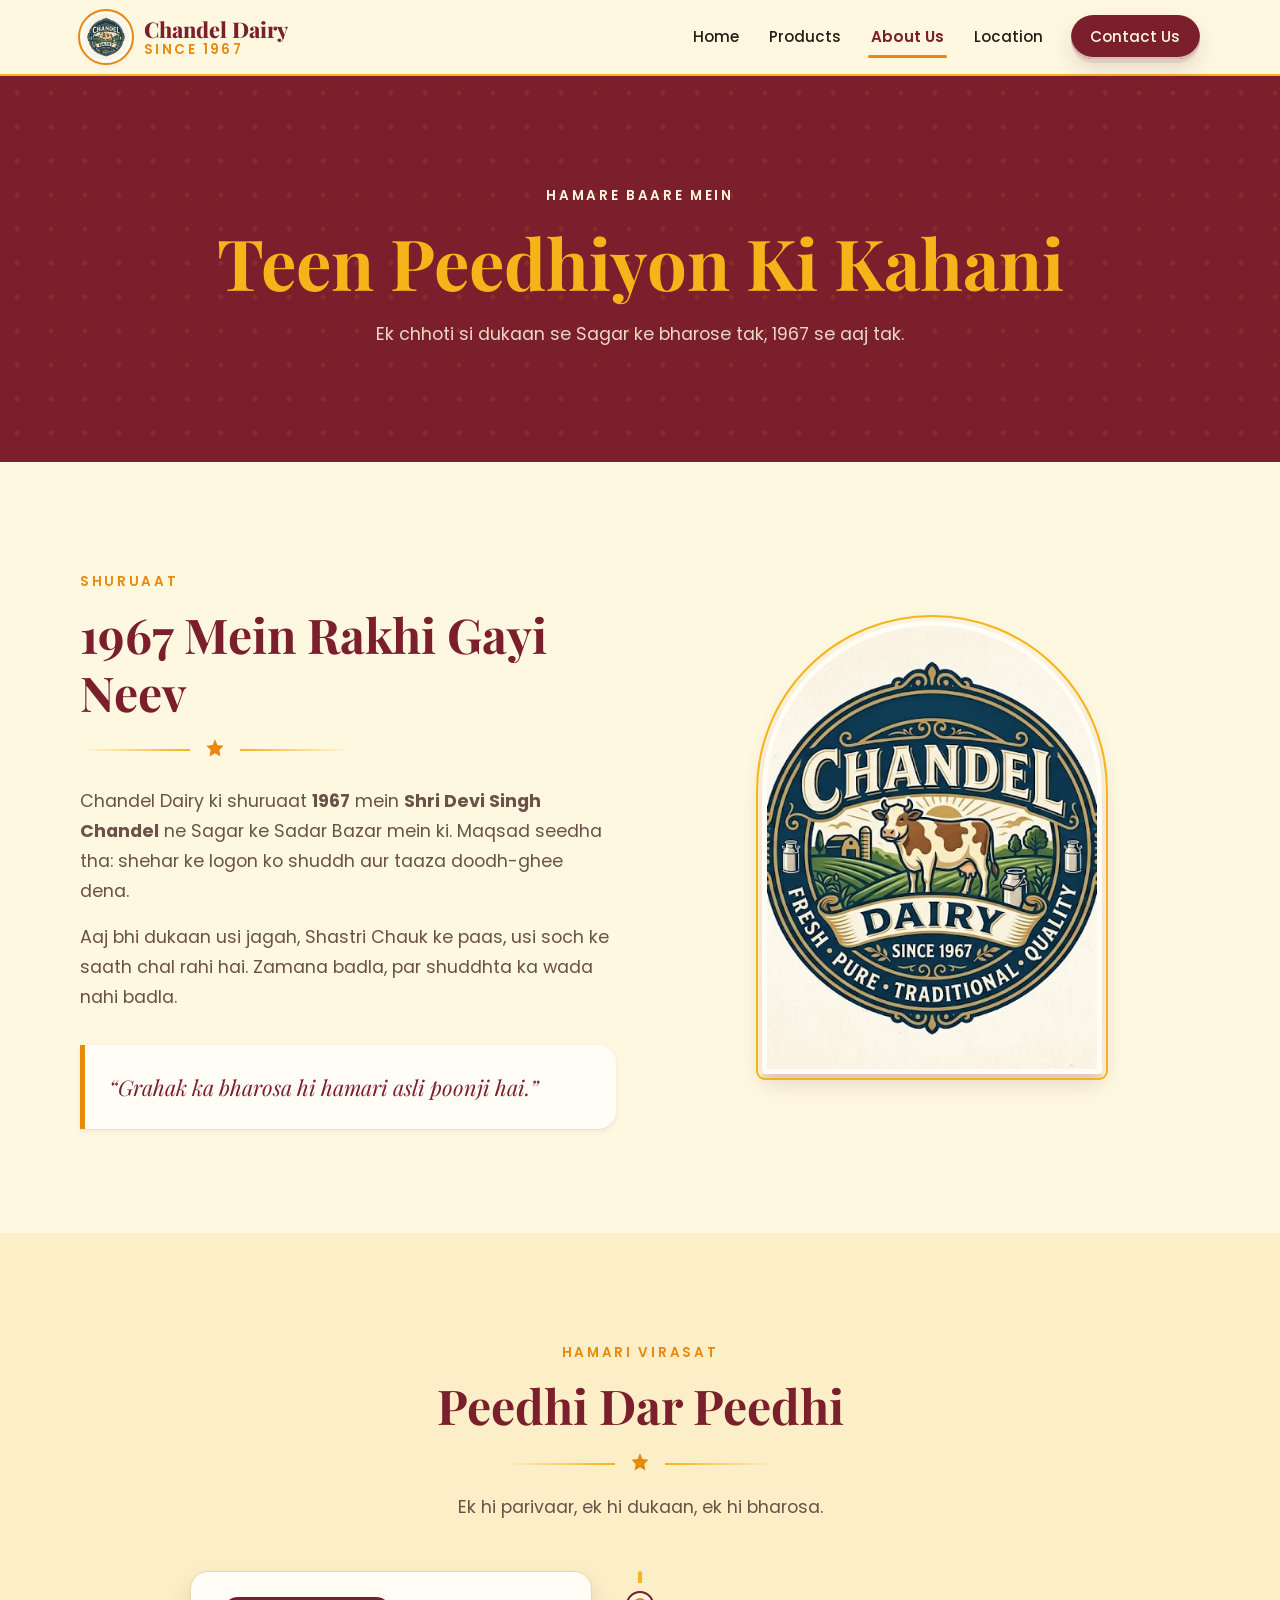
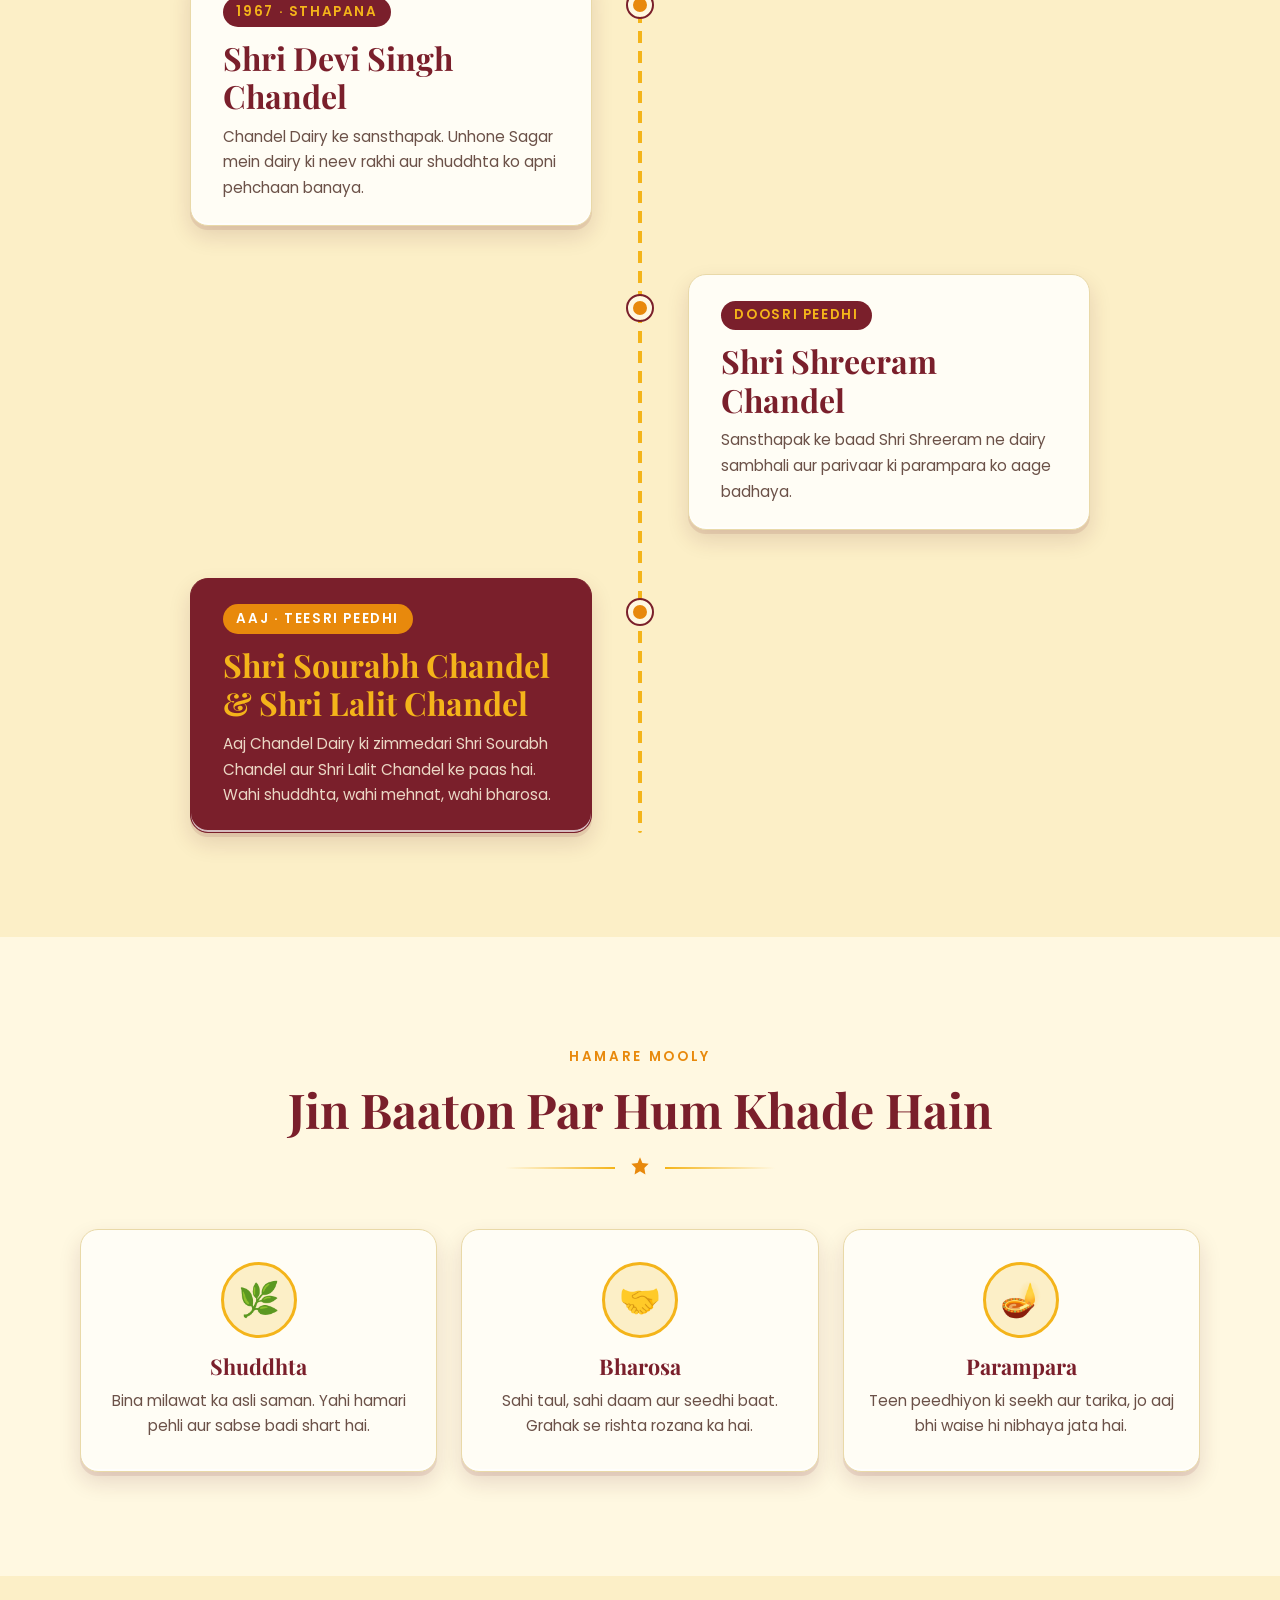
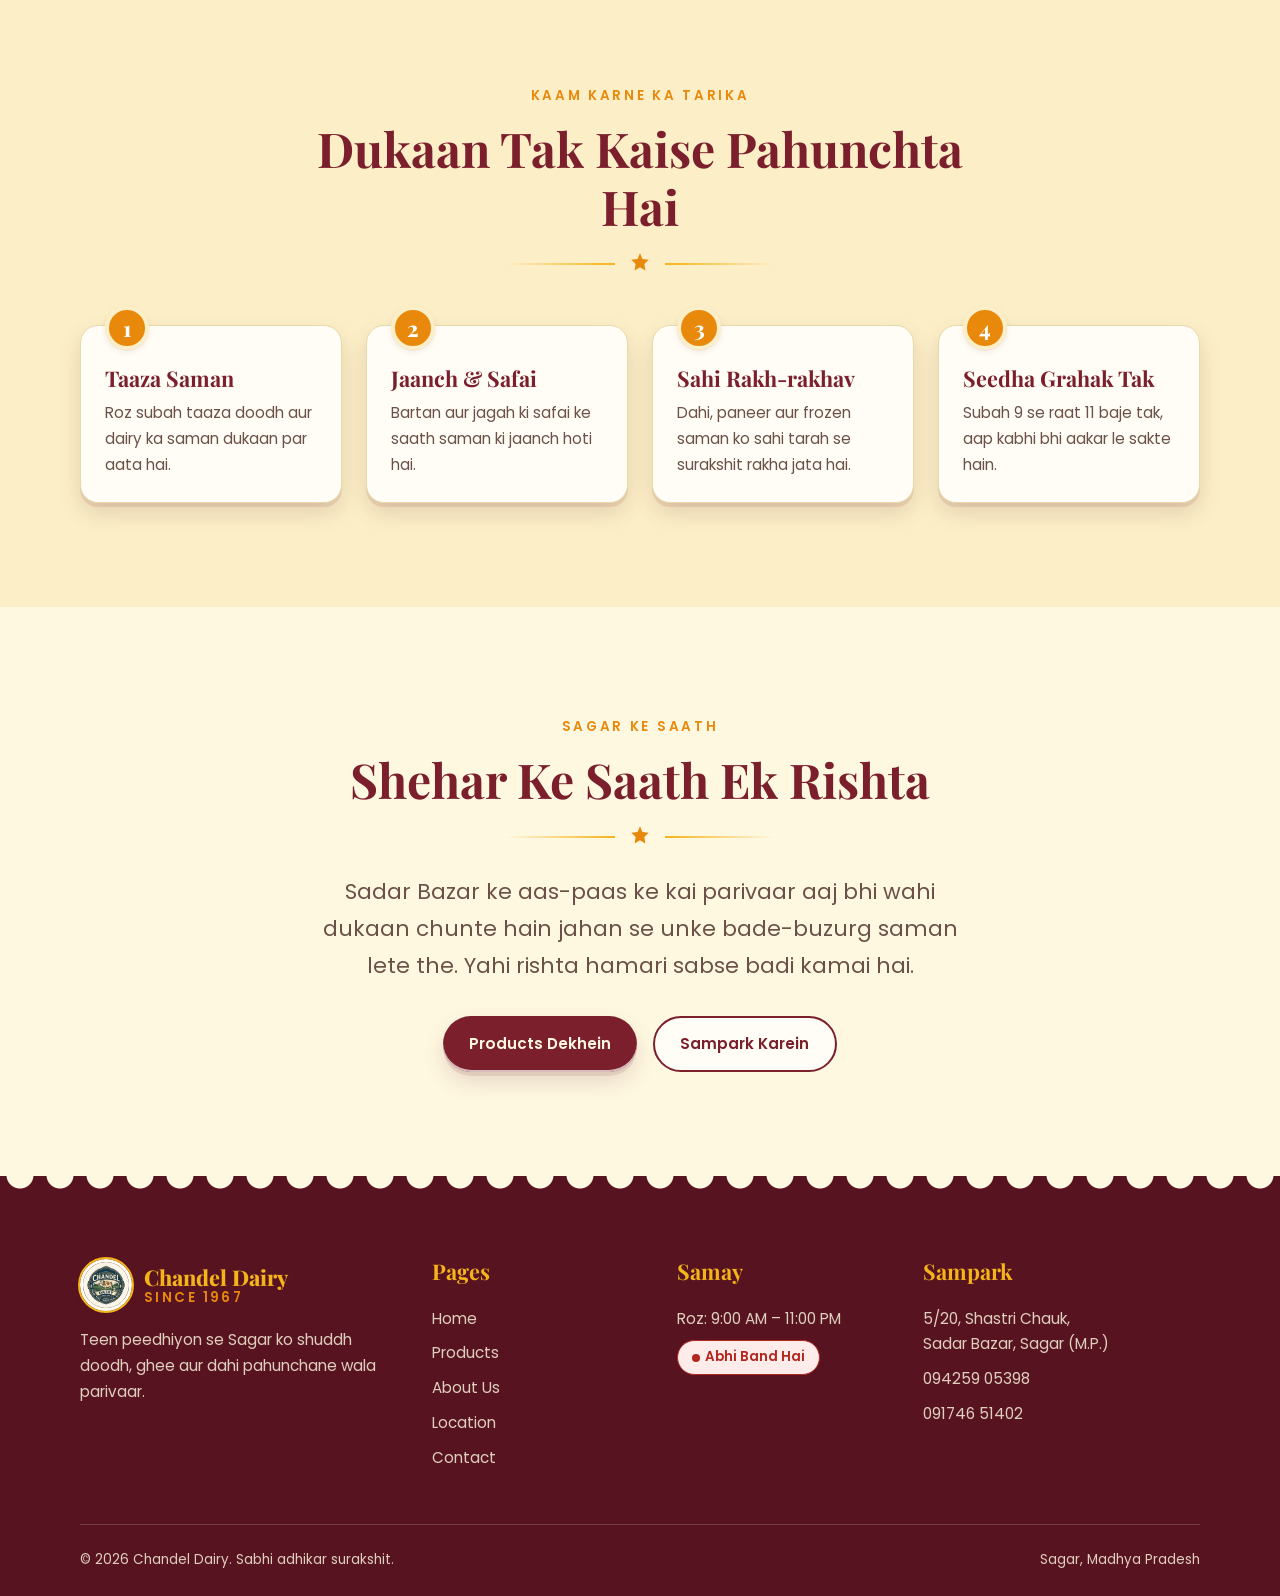
<file: about.html>
<!DOCTYPE html>
<html lang="en">
<head>
  <meta charset="UTF-8">
  <meta name="viewport" content="width=device-width, initial-scale=1.0">
  <title>About Us | Chandel Dairy – Teen Peedhiyon Ki Kahani</title>
  <meta name="description" content="1967 mein Shri Devi Singh Chandel dwara sthapit Chandel Dairy ki kahani. Teen peedhiyon se Sagar ko shuddh doodh, ghee aur dahi.">
  <meta name="theme-color" content="#7A1F2B">
  <link rel="icon" href="images/logo.jpeg">

  <link rel="preconnect" href="https://fonts.googleapis.com">
  <link rel="preconnect" href="https://fonts.gstatic.com" crossorigin>
  <link href="https://fonts.googleapis.com/css2?family=Playfair+Display:wght@600;700;800&family=Poppins:wght@400;500;600&family=Tiro+Devanagari+Hindi&display=swap" rel="stylesheet">

  <link rel="stylesheet" href="css/root.css">
  <link rel="stylesheet" href="css/base.css">
  <link rel="stylesheet" href="css/layout.css">
  <link rel="stylesheet" href="css/about.css">
</head>
<body>
  <a href="#main" class="skip-link">Skip to content</a>

  <header class="navbar">
    <div class="container">
      <a href="index.html" class="brand" aria-label="Chandel Dairy home">
        <img src="images/logo.jpeg" alt="Chandel Dairy logo" class="brand__logo">
        <div class="brand__text"><div class="brand__name">Chandel Dairy</div><div class="brand__since">Since 1967</div></div>
      </a>
      <nav class="nav-links" aria-label="Main">
        <a href="index.html">Home</a>
        <a href="products.html">Products</a>
        <a href="about.html">About Us</a>
        <a href="location.html">Location</a>
        <a href="contact.html" class="btn btn--primary">Contact Us</a>
      </nav>
      <button class="menu-btn" aria-label="Menu kholo" aria-expanded="false"><span></span></button>
    </div>
  </header>
  <nav class="mobile-menu" aria-label="Mobile">
    <a href="index.html">Home</a>
    <a href="products.html">Products</a>
    <a href="about.html">About Us</a>
    <a href="location.html">Location</a>
    <a href="contact.html" class="btn btn--primary">Contact Us</a>
  </nav>

  <main id="main">

    <section class="page-banner">
      <div class="container">
        <span class="eyebrow">Hamare Baare Mein</span>
        <h1>Teen Peedhiyon Ki Kahani</h1>
        <p>Ek chhoti si dukaan se Sagar ke bharose tak, 1967 se aaj tak.</p>
      </div>
    </section>

    <!-- ===== STORY ===== -->
    <section class="section">
      <div class="container split story">
        <div class="reveal">
          <span class="eyebrow">Shuruaat</span>
          <h2>1967 Mein Rakhi Gayi Neev</h2>
          <div class="divider" style="justify-content:flex-start"><svg viewBox="0 0 24 24" fill="currentColor"><path d="M12 2l2.2 5.3L20 8l-4 4 1 6-5-3-5 3 1-6-4-4 5.8-.7z"/></svg></div>
          <p style="margin-top:var(--space-5)">Chandel Dairy ki shuruaat <strong>1967</strong> mein <strong>Shri Devi Singh Chandel</strong> ne Sagar ke Sadar Bazar mein ki. Maqsad seedha tha: shehar ke logon ko shuddh aur taaza doodh-ghee dena.</p>
          <p>Aaj bhi dukaan usi jagah, Shastri Chauk ke paas, usi soch ke saath chal rahi hai. Zamana badla, par shuddhta ka wada nahi badla.</p>
          <blockquote class="story__quote">“Grahak ka bharosa hi hamari asli poonji hai.”</blockquote>
        </div>
        <div class="story__art reveal">
          <div class="story__arch arch img-frame" data-label="Chandel Dairy">
            <img src="images/logo.jpeg" alt="Chandel Dairy">
          </div>
        </div>
      </div>
    </section>

    <!-- ===== TIMELINE ===== -->
    <section class="section section--deep">
      <div class="container">
        <div class="section-head reveal">
          <span class="eyebrow">Hamari Virasat</span>
          <h2>Peedhi Dar Peedhi</h2>
          <div class="divider"><svg viewBox="0 0 24 24" fill="currentColor"><path d="M12 2l2.2 5.3L20 8l-4 4 1 6-5-3-5 3 1-6-4-4 5.8-.7z"/></svg></div>
          <p>Ek hi parivaar, ek hi dukaan, ek hi bharosa.</p>
        </div>
        <div class="timeline">
          <div class="tl-item reveal">
            <div class="tl-card paper">
              <span class="tl-card__tag">1967 · Sthapana</span>
              <h3>Shri Devi Singh Chandel</h3>
              <p>Chandel Dairy ke sansthapak. Unhone Sagar mein dairy ki neev rakhi aur shuddhta ko apni pehchaan banaya.</p>
            </div>
          </div>
          <div class="tl-item reveal">
            <div class="tl-card paper">
              <span class="tl-card__tag">Doosri Peedhi</span>
              <h3>Shri Shreeram Chandel</h3>
              <p>Sansthapak ke baad Shri Shreeram ne dairy sambhali aur parivaar ki parampara ko aage badhaya.</p>
            </div>
          </div>
          <div class="tl-item tl-item--now reveal">
            <div class="tl-card paper">
              <span class="tl-card__tag">Aaj · Teesri Peedhi</span>
              <h3>Shri Sourabh Chandel &amp; Shri Lalit Chandel</h3>
              <p>Aaj Chandel Dairy ki zimmedari Shri Sourabh Chandel aur Shri Lalit Chandel ke paas hai. Wahi shuddhta, wahi mehnat, wahi bharosa.</p>
            </div>
          </div>
        </div>
      </div>
    </section>

    <!-- ===== VALUES ===== -->
    <section class="section">
      <div class="container">
        <div class="section-head reveal">
          <span class="eyebrow">Hamare Mooly</span>
          <h2>Jin Baaton Par Hum Khade Hain</h2>
          <div class="divider"><svg viewBox="0 0 24 24" fill="currentColor"><path d="M12 2l2.2 5.3L20 8l-4 4 1 6-5-3-5 3 1-6-4-4 5.8-.7z"/></svg></div>
        </div>
        <div class="grid grid--3">
          <div class="value paper reveal"><div class="value__ico">🌿</div><h4>Shuddhta</h4><p>Bina milawat ka asli saman. Yahi hamari pehli aur sabse badi shart hai.</p></div>
          <div class="value paper reveal"><div class="value__ico">🤝</div><h4>Bharosa</h4><p>Sahi taul, sahi daam aur seedhi baat. Grahak se rishta rozana ka hai.</p></div>
          <div class="value paper reveal"><div class="value__ico">🪔</div><h4>Parampara</h4><p>Teen peedhiyon ki seekh aur tarika, jo aaj bhi waise hi nibhaya jata hai.</p></div>
        </div>
      </div>
    </section>

    <!-- ===== PROCESS ===== -->
    <section class="section section--deep">
      <div class="container">
        <div class="section-head reveal">
          <span class="eyebrow">Kaam Karne Ka Tarika</span>
          <h2>Dukaan Tak Kaise Pahunchta Hai</h2>
          <div class="divider"><svg viewBox="0 0 24 24" fill="currentColor"><path d="M12 2l2.2 5.3L20 8l-4 4 1 6-5-3-5 3 1-6-4-4 5.8-.7z"/></svg></div>
        </div>
        <div class="steps">
          <div class="step paper reveal"><h4>Taaza Saman</h4><p>Roz subah taaza doodh aur dairy ka saman dukaan par aata hai.</p></div>
          <div class="step paper reveal"><h4>Jaanch &amp; Safai</h4><p>Bartan aur jagah ki safai ke saath saman ki jaanch hoti hai.</p></div>
          <div class="step paper reveal"><h4>Sahi Rakh-rakhav</h4><p>Dahi, paneer aur frozen saman ko sahi tarah se surakshit rakha jata hai.</p></div>
          <div class="step paper reveal"><h4>Seedha Grahak Tak</h4><p>Subah 9 se raat 11 baje tak, aap kabhi bhi aakar le sakte hain.</p></div>
        </div>
      </div>
    </section>

    <!-- ===== COMMUNITY ===== -->
    <section class="section">
      <div class="container community reveal">
        <span class="eyebrow">Sagar Ke Saath</span>
        <h2>Shehar Ke Saath Ek Rishta</h2>
        <div class="divider"><svg viewBox="0 0 24 24" fill="currentColor"><path d="M12 2l2.2 5.3L20 8l-4 4 1 6-5-3-5 3 1-6-4-4 5.8-.7z"/></svg></div>
        <p style="margin-top:var(--space-5)">Sadar Bazar ke aas-paas ke kai parivaar aaj bhi wahi dukaan chunte hain jahan se unke bade-buzurg saman lete the. Yahi rishta hamari sabse badi kamai hai.</p>
        <div class="btn-row" style="justify-content:center;margin-top:var(--space-6)">
          <a href="products.html" class="btn btn--primary">Products Dekhein</a>
          <a href="contact.html" class="btn btn--ghost">Sampark Karein</a>
        </div>
      </div>
    </section>

  </main>

  <footer class="footer">
    <div class="container">
      <div class="footer__grid">
        <div>
          <div class="brand">
            <img src="images/logo.jpeg" alt="Chandel Dairy logo" class="brand__logo">
            <div class="brand__text"><div class="brand__name">Chandel Dairy</div><div class="brand__since">Since 1967</div></div>
          </div>
          <p style="margin-top:var(--space-4)">Teen peedhiyon se Sagar ko shuddh doodh, ghee aur dahi pahunchane wala parivaar.</p>
        </div>
        <div>
          <h4>Pages</h4>
          <ul>
            <li><a href="index.html">Home</a></li>
            <li><a href="products.html">Products</a></li>
            <li><a href="about.html">About Us</a></li>
            <li><a href="location.html">Location</a></li>
            <li><a href="contact.html">Contact</a></li>
          </ul>
        </div>
        <div>
          <h4>Samay</h4>
          <ul>
            <li>Roz: 9:00 AM – 11:00 PM</li>
            <li><span class="badge" data-open-status></span></li>
          </ul>
        </div>
        <div>
          <h4>Sampark</h4>
          <ul>
            <li>5/20, Shastri Chauk,<br>Sadar Bazar, Sagar (M.P.)</li>
            <li><a href="tel:09425905398">094259 05398</a></li>
            <li><a href="tel:09174651402">091746 51402</a></li>
          </ul>
        </div>
      </div>
      <div class="footer__bottom">
        <p>&copy; <span data-year-now>2026</span> Chandel Dairy. Sabhi adhikar surakshit.</p>
        <p>Sagar, Madhya Pradesh</p>
      </div>
    </div>
  </footer>

  <script src="js/main.js"></script>
</body>
</html>
</file>
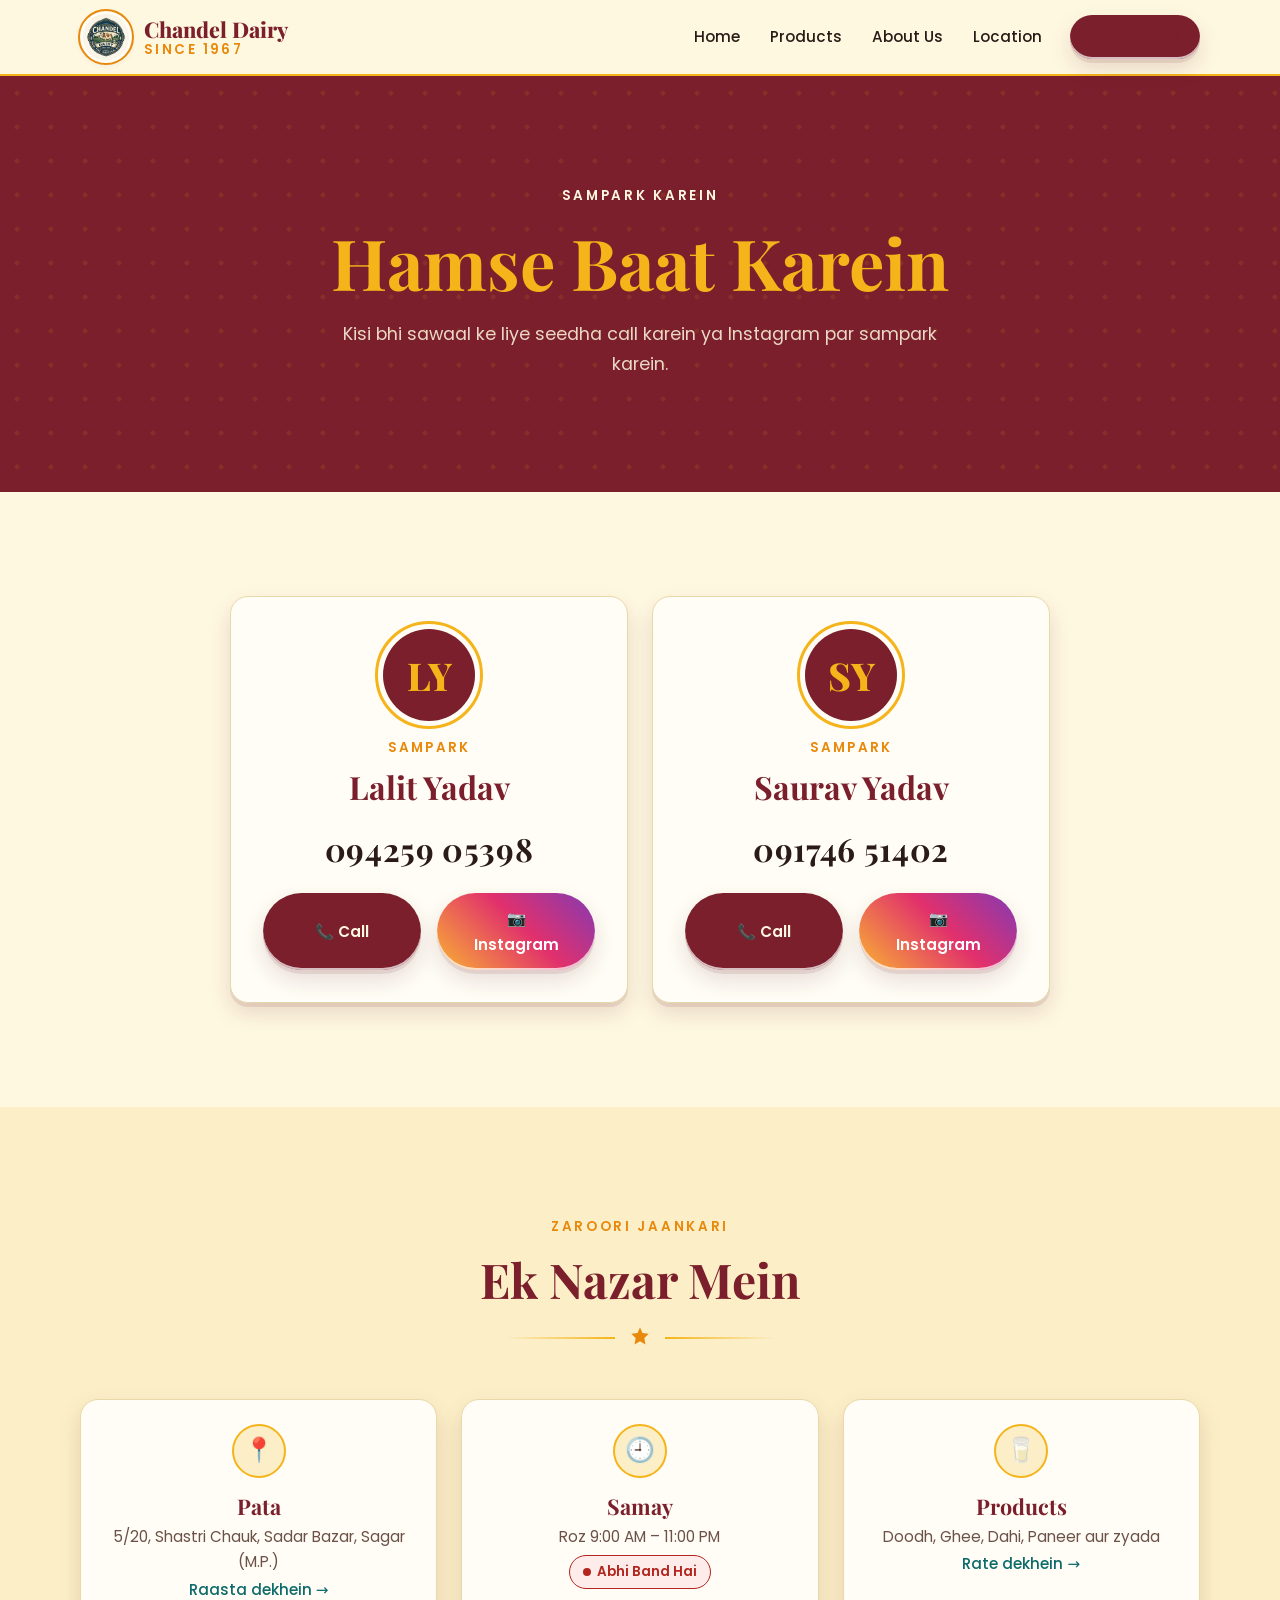
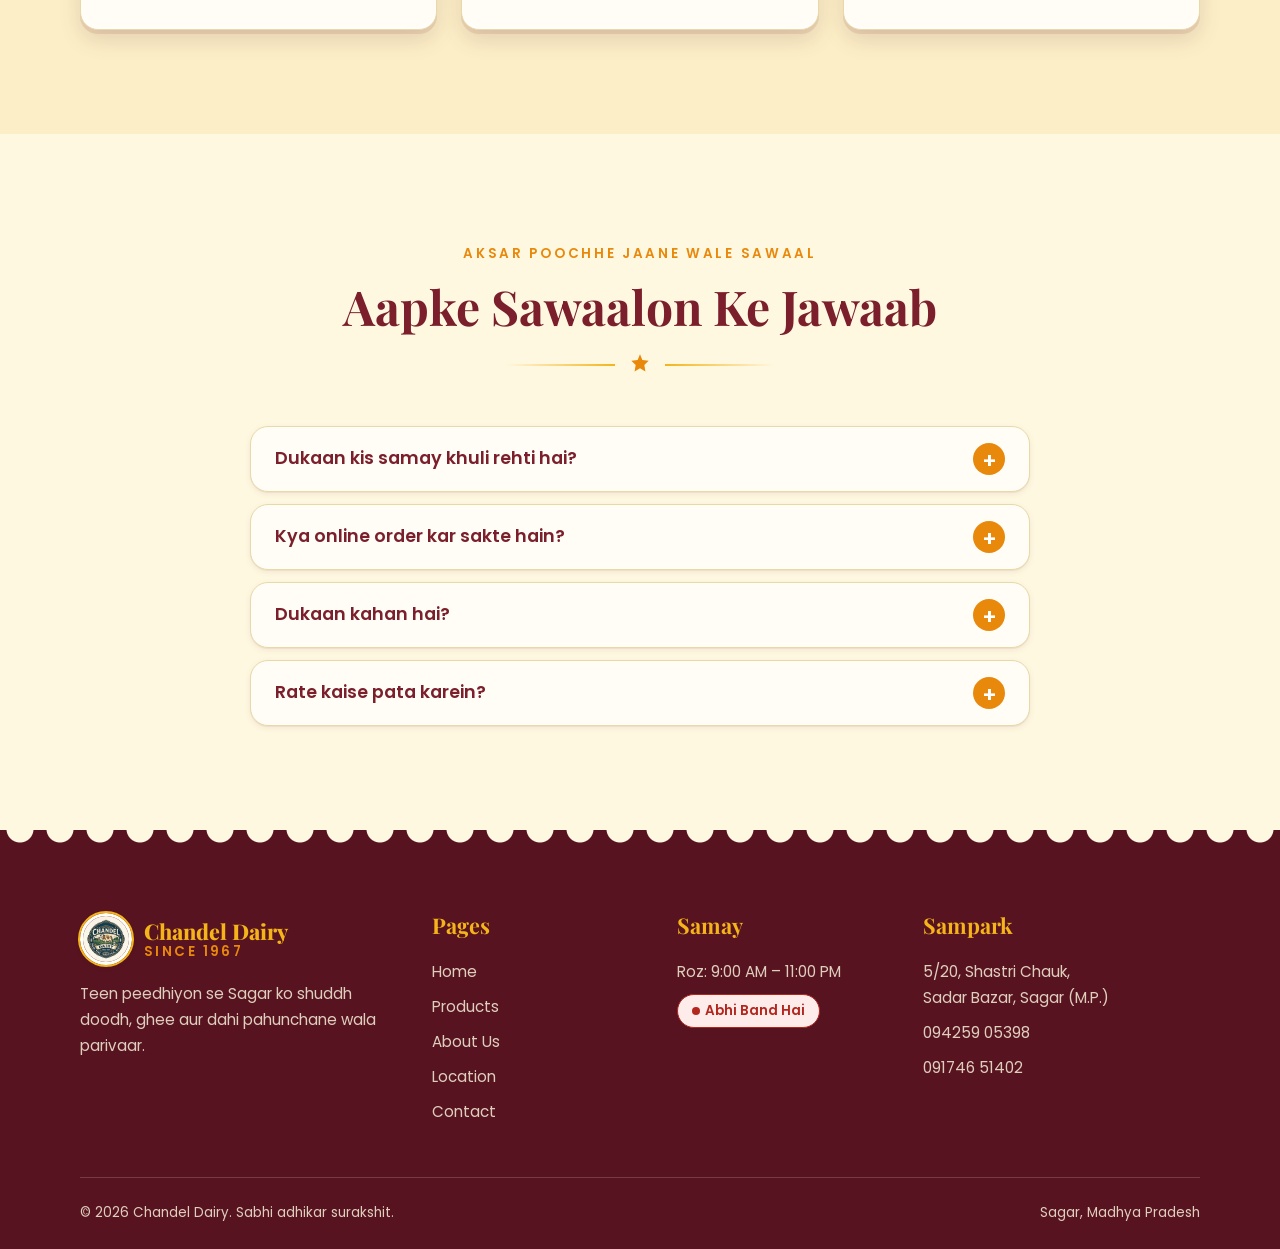
<file: contact.html>
<!DOCTYPE html>
<html lang="en">
<head>
  <meta charset="UTF-8">
  <meta name="viewport" content="width=device-width, initial-scale=1.0">
  <title>Contact Us | Chandel Dairy, Sagar</title>
  <meta name="description" content="Chandel Dairy se sampark karein — call ya Instagram par. Sadar Bazar, Sagar (M.P.). Roz 9 AM se 11 PM tak.">
  <meta name="theme-color" content="#7A1F2B">
  <link rel="icon" href="images/logo.jpeg">

  <link rel="preconnect" href="https://fonts.googleapis.com">
  <link rel="preconnect" href="https://fonts.gstatic.com" crossorigin>
  <link href="https://fonts.googleapis.com/css2?family=Playfair+Display:wght@600;700;800&family=Poppins:wght@400;500;600&family=Tiro+Devanagari+Hindi&display=swap" rel="stylesheet">

  <link rel="stylesheet" href="css/root.css">
  <link rel="stylesheet" href="css/base.css">
  <link rel="stylesheet" href="css/layout.css">
  <link rel="stylesheet" href="css/contact.css">
</head>
<body>
  <a href="#main" class="skip-link">Skip to content</a>

  <header class="navbar">
    <div class="container">
      <a href="index.html" class="brand" aria-label="Chandel Dairy home">
        <img src="images/logo.jpeg" alt="Chandel Dairy logo" class="brand__logo">
        <div class="brand__text"><div class="brand__name">Chandel Dairy</div><div class="brand__since">Since 1967</div></div>
      </a>
      <nav class="nav-links" aria-label="Main">
        <a href="index.html">Home</a>
        <a href="products.html">Products</a>
        <a href="about.html">About Us</a>
        <a href="location.html">Location</a>
        <a href="contact.html" class="btn btn--primary">Contact Us</a>
      </nav>
      <button class="menu-btn" aria-label="Menu kholo" aria-expanded="false"><span></span></button>
    </div>
  </header>
  <nav class="mobile-menu" aria-label="Mobile">
    <a href="index.html">Home</a>
    <a href="products.html">Products</a>
    <a href="about.html">About Us</a>
    <a href="location.html">Location</a>
    <a href="contact.html" class="btn btn--primary">Contact Us</a>
  </nav>

  <main id="main">

    <section class="page-banner">
      <div class="container">
        <span class="eyebrow">Sampark Karein</span>
        <h1>Hamse Baat Karein</h1>
        <p>Kisi bhi sawaal ke liye seedha call karein ya Instagram par sampark karein.</p>
      </div>
    </section>

    <!-- ===== CONTACT PERSONS ===== -->
    <section class="section">
      <div class="container">
        <div class="grid grid--2" style="max-width:820px;margin-inline:auto">
          <div class="person paper reveal">
            <div class="person__avatar">LY</div>
            <span class="person__role">Sampark</span>
            <h3>Lalit Yadav</h3>
            <div class="person__phone">094259 05398</div>
            <div class="btn-row">
              <a href="tel:09425905398" class="btn btn--primary">📞 Call</a>
              <a href="https://instagram.com" target="_blank" rel="noopener" class="btn btn--insta">📷 Instagram</a>
            </div>
          </div>
          <div class="person paper reveal">
            <div class="person__avatar">SY</div>
            <span class="person__role">Sampark</span>
            <h3>Saurav Yadav</h3>
            <div class="person__phone">091746 51402</div>
            <div class="btn-row">
              <a href="tel:09174651402" class="btn btn--primary">📞 Call</a>
              <a href="https://instagram.com" target="_blank" rel="noopener" class="btn btn--insta">📷 Instagram</a>
            </div>
          </div>
        </div>
      </div>
    </section>

    <!-- ===== QUICK INFO ===== -->
    <section class="section section--deep">
      <div class="container">
        <div class="section-head reveal">
          <span class="eyebrow">Zaroori Jaankari</span>
          <h2>Ek Nazar Mein</h2>
          <div class="divider"><svg viewBox="0 0 24 24" fill="currentColor"><path d="M12 2l2.2 5.3L20 8l-4 4 1 6-5-3-5 3 1-6-4-4 5.8-.7z"/></svg></div>
        </div>
        <div class="info-grid">
          <div class="info paper reveal"><div class="info__ico">📍</div><div><h4>Pata</h4><p>5/20, Shastri Chauk, Sadar Bazar, Sagar (M.P.)</p><a href="location.html">Raasta dekhein →</a></div></div>
          <div class="info paper reveal"><div class="info__ico">🕘</div><div><h4>Samay</h4><p>Roz 9:00 AM – 11:00 PM</p><span class="badge" data-open-status style="margin-top:.4em;display:inline-flex"></span></div></div>
          <div class="info paper reveal"><div class="info__ico">🥛</div><div><h4>Products</h4><p>Doodh, Ghee, Dahi, Paneer aur zyada</p><a href="products.html">Rate dekhein →</a></div></div>
        </div>
      </div>
    </section>

    <!-- ===== FAQ ===== -->
    <section class="section">
      <div class="container">
        <div class="section-head reveal">
          <span class="eyebrow">Aksar Poochhe Jaane Wale Sawaal</span>
          <h2>Aapke Sawaalon Ke Jawaab</h2>
          <div class="divider"><svg viewBox="0 0 24 24" fill="currentColor"><path d="M12 2l2.2 5.3L20 8l-4 4 1 6-5-3-5 3 1-6-4-4 5.8-.7z"/></svg></div>
        </div>
        <div class="faq reveal">
          <details>
            <summary>Dukaan kis samay khuli rehti hai?</summary>
            <p>Roz subah 9:00 baje se raat 11:00 baje tak.</p>
          </details>
          <details>
            <summary>Kya online order kar sakte hain?</summary>
            <p>Abhi online order suvidha uplabdh nahi hai. Kripya dukaan par aakar hi saman lein ya rate ke baare mein call par pooch lein.</p>
          </details>
          <details>
            <summary>Dukaan kahan hai?</summary>
            <p>5/20, Shastri Chauk, Sadar Bazar, Sagar (M.P.). Poora raasta <a href="location.html" style="color:var(--peacock);font-weight:600">Location page</a> par dekhein.</p>
          </details>
          <details>
            <summary>Rate kaise pata karein?</summary>
            <p>Sabhi products ke rate <a href="products.html" style="color:var(--peacock);font-weight:600">Products page</a> par diye gaye hain. Pakka rate ke liye call bhi kar sakte hain.</p>
          </details>
        </div>
      </div>
    </section>

  </main>

  <footer class="footer">
    <div class="container">
      <div class="footer__grid">
        <div>
          <div class="brand">
            <img src="images/logo.jpeg" alt="Chandel Dairy logo" class="brand__logo">
            <div class="brand__text"><div class="brand__name">Chandel Dairy</div><div class="brand__since">Since 1967</div></div>
          </div>
          <p style="margin-top:var(--space-4)">Teen peedhiyon se Sagar ko shuddh doodh, ghee aur dahi pahunchane wala parivaar.</p>
        </div>
        <div>
          <h4>Pages</h4>
          <ul>
            <li><a href="index.html">Home</a></li>
            <li><a href="products.html">Products</a></li>
            <li><a href="about.html">About Us</a></li>
            <li><a href="location.html">Location</a></li>
            <li><a href="contact.html">Contact</a></li>
          </ul>
        </div>
        <div>
          <h4>Samay</h4>
          <ul>
            <li>Roz: 9:00 AM – 11:00 PM</li>
            <li><span class="badge" data-open-status></span></li>
          </ul>
        </div>
        <div>
          <h4>Sampark</h4>
          <ul>
            <li>5/20, Shastri Chauk,<br>Sadar Bazar, Sagar (M.P.)</li>
            <li><a href="tel:09425905398">094259 05398</a></li>
            <li><a href="tel:09174651402">091746 51402</a></li>
          </ul>
        </div>
      </div>
      <div class="footer__bottom">
        <p>&copy; <span data-year-now>2026</span> Chandel Dairy. Sabhi adhikar surakshit.</p>
        <p>Sagar, Madhya Pradesh</p>
      </div>
    </div>
  </footer>

  <script src="js/main.js"></script>
</body>
</html>
</file>
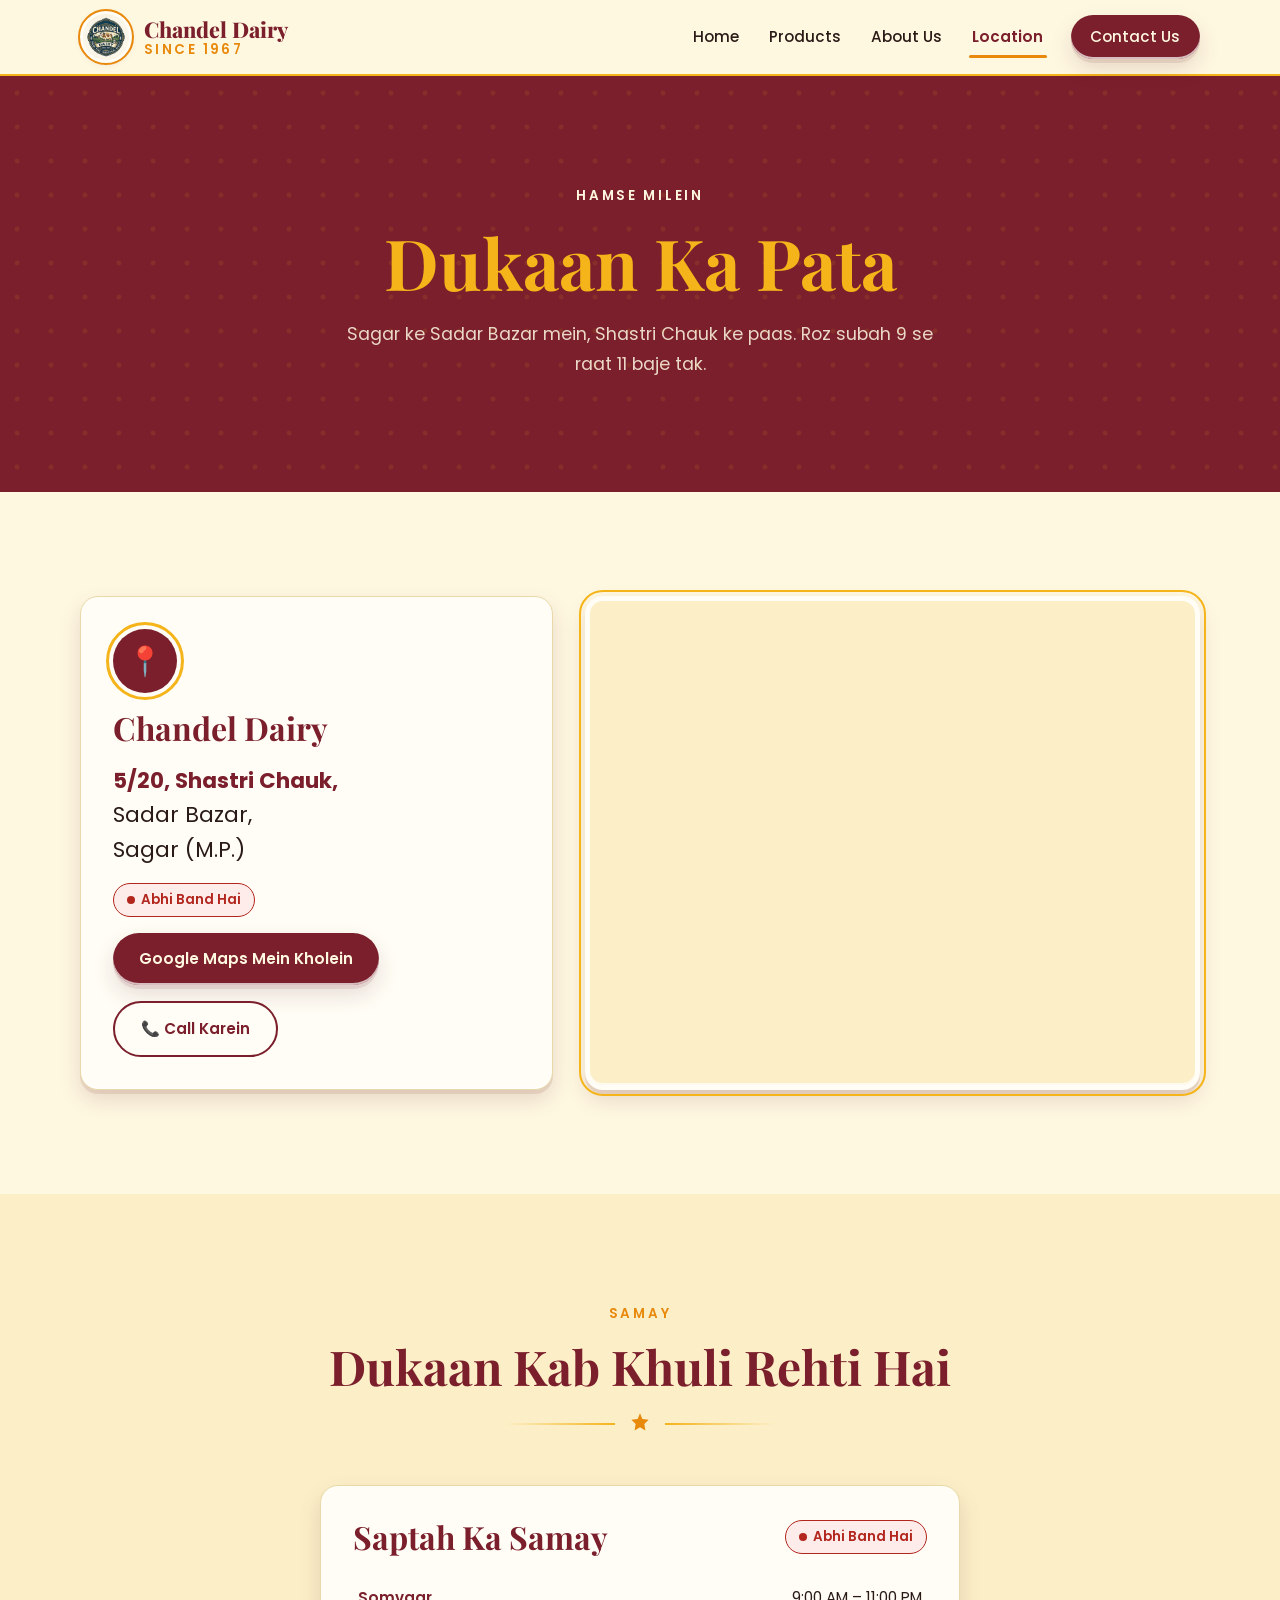
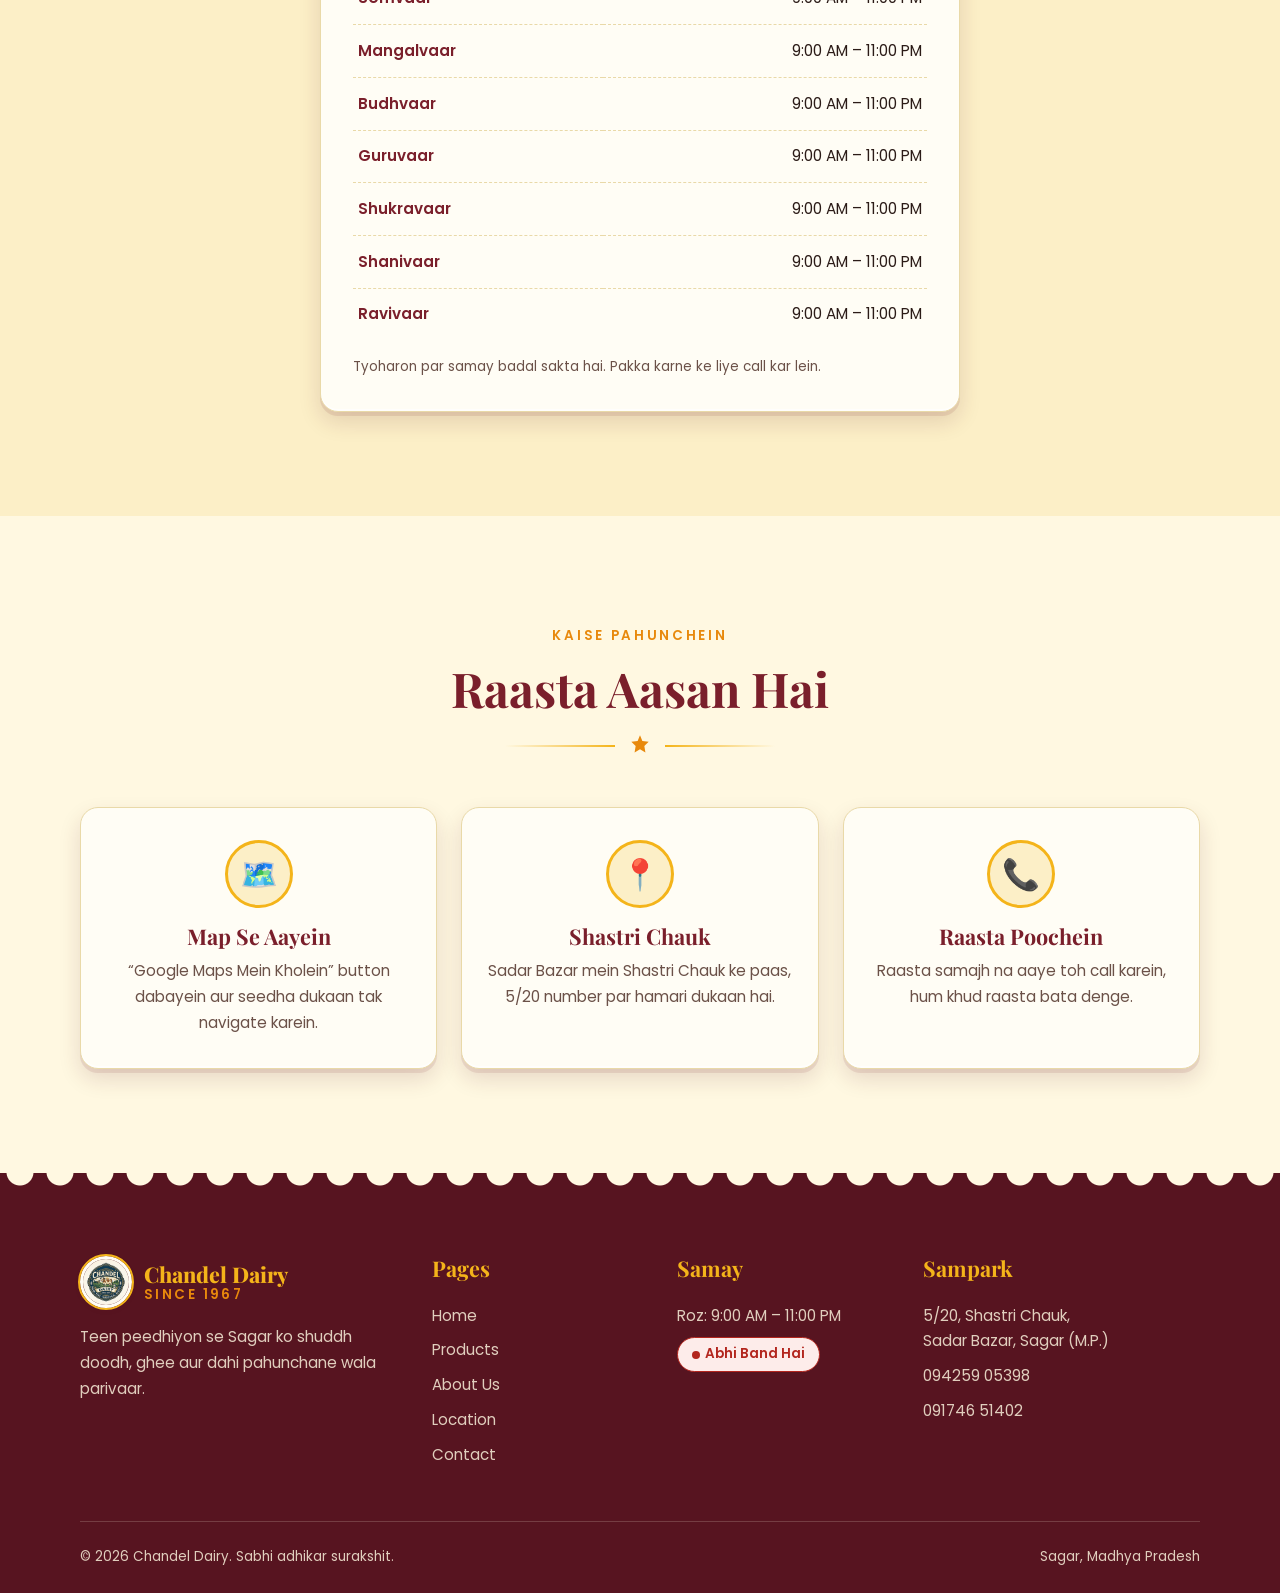
<file: location.html>
<!DOCTYPE html>
<html lang="en">
<head>
  <meta charset="UTF-8">
  <meta name="viewport" content="width=device-width, initial-scale=1.0">
  <title>Location & Timings | Chandel Dairy, Sadar Bazar Sagar</title>
  <meta name="description" content="Chandel Dairy ka pata: 5/20, Shastri Chauk, Sadar Bazar, Sagar (M.P.). Roz subah 9 se raat 11 baje tak khula.">
  <meta name="theme-color" content="#7A1F2B">
  <link rel="icon" href="images/logo.jpeg">

  <link rel="preconnect" href="https://fonts.googleapis.com">
  <link rel="preconnect" href="https://fonts.gstatic.com" crossorigin>
  <link href="https://fonts.googleapis.com/css2?family=Playfair+Display:wght@600;700;800&family=Poppins:wght@400;500;600&family=Tiro+Devanagari+Hindi&display=swap" rel="stylesheet">

  <link rel="stylesheet" href="css/root.css">
  <link rel="stylesheet" href="css/base.css">
  <link rel="stylesheet" href="css/layout.css">
  <link rel="stylesheet" href="css/location.css">
</head>
<body>
  <a href="#main" class="skip-link">Skip to content</a>

  <header class="navbar">
    <div class="container">
      <a href="index.html" class="brand" aria-label="Chandel Dairy home">
        <img src="images/logo.jpeg" alt="Chandel Dairy logo" class="brand__logo">
        <div class="brand__text"><div class="brand__name">Chandel Dairy</div><div class="brand__since">Since 1967</div></div>
      </a>
      <nav class="nav-links" aria-label="Main">
        <a href="index.html">Home</a>
        <a href="products.html">Products</a>
        <a href="about.html">About Us</a>
        <a href="location.html">Location</a>
        <a href="contact.html" class="btn btn--primary">Contact Us</a>
      </nav>
      <button class="menu-btn" aria-label="Menu kholo" aria-expanded="false"><span></span></button>
    </div>
  </header>
  <nav class="mobile-menu" aria-label="Mobile">
    <a href="index.html">Home</a>
    <a href="products.html">Products</a>
    <a href="about.html">About Us</a>
    <a href="location.html">Location</a>
    <a href="contact.html" class="btn btn--primary">Contact Us</a>
  </nav>

  <main id="main">

    <section class="page-banner">
      <div class="container">
        <span class="eyebrow">Hamse Milein</span>
        <h1>Dukaan Ka Pata</h1>
        <p>Sagar ke Sadar Bazar mein, Shastri Chauk ke paas. Roz subah 9 se raat 11 baje tak.</p>
      </div>
    </section>

    <!-- ===== ADDRESS + MAP ===== -->
    <section class="section">
      <div class="container loc-grid">
        <div class="addr paper reveal">
          <div class="addr__pin">📍</div>
          <h2>Chandel Dairy</h2>
          <p class="addr__text">
            <strong>5/20, Shastri Chauk,</strong><br>
            Sadar Bazar,<br>
            Sagar (M.P.)
          </p>
          <div><span class="badge" data-open-status></span></div>
          <div class="btn-row">
            <a href="https://maps.google.com/?q=Chandel+Dairy+Sadar+Bajar+Sagar" target="_blank" rel="noopener" class="btn btn--primary">Google Maps Mein Kholein</a>
            <a href="tel:09425905398" class="btn btn--ghost">📞 Call Karein</a>
          </div>
        </div>

        <div class="map-wrap reveal">
          <iframe
            title="Chandel Dairy map"
            src="https://maps.google.com/maps?q=Sadar+Bazar,+Sagar,+Madhya+Pradesh&output=embed"
            loading="lazy"
            referrerpolicy="no-referrer-when-downgrade"
            allowfullscreen></iframe>
        </div>
      </div>
    </section>

    <!-- ===== TIMINGS ===== -->
    <section class="section section--deep">
      <div class="container">
        <div class="section-head reveal">
          <span class="eyebrow">Samay</span>
          <h2>Dukaan Kab Khuli Rehti Hai</h2>
          <div class="divider"><svg viewBox="0 0 24 24" fill="currentColor"><path d="M12 2l2.2 5.3L20 8l-4 4 1 6-5-3-5 3 1-6-4-4 5.8-.7z"/></svg></div>
        </div>
        <div class="timings paper reveal" style="max-width:640px;margin-inline:auto">
          <div class="timings__head">
            <h3>Saptah Ka Samay</h3>
            <span class="badge" data-open-status></span>
          </div>
          <table class="time-table">
            <tr><td>Somvaar</td><td>9:00 AM – 11:00 PM</td></tr>
            <tr><td>Mangalvaar</td><td>9:00 AM – 11:00 PM</td></tr>
            <tr><td>Budhvaar</td><td>9:00 AM – 11:00 PM</td></tr>
            <tr><td>Guruvaar</td><td>9:00 AM – 11:00 PM</td></tr>
            <tr><td>Shukravaar</td><td>9:00 AM – 11:00 PM</td></tr>
            <tr><td>Shanivaar</td><td>9:00 AM – 11:00 PM</td></tr>
            <tr><td>Ravivaar</td><td>9:00 AM – 11:00 PM</td></tr>
          </table>
          <p class="timings__note">Tyoharon par samay badal sakta hai. Pakka karne ke liye call kar lein.</p>
        </div>
      </div>
    </section>

    <!-- ===== HOW TO REACH ===== -->
    <section class="section">
      <div class="container">
        <div class="section-head reveal">
          <span class="eyebrow">Kaise Pahunchein</span>
          <h2>Raasta Aasan Hai</h2>
          <div class="divider"><svg viewBox="0 0 24 24" fill="currentColor"><path d="M12 2l2.2 5.3L20 8l-4 4 1 6-5-3-5 3 1-6-4-4 5.8-.7z"/></svg></div>
        </div>
        <div class="grid grid--3">
          <div class="reach paper reveal"><div class="reach__ico">🗺️</div><h4>Map Se Aayein</h4><p>“Google Maps Mein Kholein” button dabayein aur seedha dukaan tak navigate karein.</p></div>
          <div class="reach paper reveal"><div class="reach__ico">📍</div><h4>Shastri Chauk</h4><p>Sadar Bazar mein Shastri Chauk ke paas, 5/20 number par hamari dukaan hai.</p></div>
          <div class="reach paper reveal"><div class="reach__ico">📞</div><h4>Raasta Poochein</h4><p>Raasta samajh na aaye toh call karein, hum khud raasta bata denge.</p></div>
        </div>
      </div>
    </section>

  </main>

  <footer class="footer">
    <div class="container">
      <div class="footer__grid">
        <div>
          <div class="brand">
            <img src="images/logo.jpeg" alt="Chandel Dairy logo" class="brand__logo">
            <div class="brand__text"><div class="brand__name">Chandel Dairy</div><div class="brand__since">Since 1967</div></div>
          </div>
          <p style="margin-top:var(--space-4)">Teen peedhiyon se Sagar ko shuddh doodh, ghee aur dahi pahunchane wala parivaar.</p>
        </div>
        <div>
          <h4>Pages</h4>
          <ul>
            <li><a href="index.html">Home</a></li>
            <li><a href="products.html">Products</a></li>
            <li><a href="about.html">About Us</a></li>
            <li><a href="location.html">Location</a></li>
            <li><a href="contact.html">Contact</a></li>
          </ul>
        </div>
        <div>
          <h4>Samay</h4>
          <ul>
            <li>Roz: 9:00 AM – 11:00 PM</li>
            <li><span class="badge" data-open-status></span></li>
          </ul>
        </div>
        <div>
          <h4>Sampark</h4>
          <ul>
            <li>5/20, Shastri Chauk,<br>Sadar Bazar, Sagar (M.P.)</li>
            <li><a href="tel:09425905398">094259 05398</a></li>
            <li><a href="tel:09174651402">091746 51402</a></li>
          </ul>
        </div>
      </div>
      <div class="footer__bottom">
        <p>&copy; <span data-year-now>2026</span> Chandel Dairy. Sabhi adhikar surakshit.</p>
        <p>Sagar, Madhya Pradesh</p>
      </div>
    </div>
  </footer>

  <script src="js/main.js"></script>
</body>
</html>
</file>
<file: css/root.css>
/* =====================================================
   ROOT.CSS  —  YAHI FILE EDIT KARO, POORI SITE BADAL JAYEGI
   Colors, fonts, spacing, shadows sab yahan hain.
   ===================================================== */

:root {
  /* ---------- COLORS ---------- */
  --butter:        #FFF8E1;   /* main page background (butter white) */
  --butter-deep:   #FCEFC7;   /* thoda gehra butter, alternate sections */
  --cream:         #FFFDF5;   /* cards ka background */
  --maroon:        #7A1F2B;   /* primary: headings, footer, buttons */
  --maroon-dark:   #571420;   /* hover / dark sections */
  --saffron:       #E8890C;   /* accent: highlights, badges */
  --marigold:      #F4B41A;   /* accent 2: dividers, stars */
  --peacock:       #0E6B6B;   /* secondary: links, small accents */
  --ink:           #2B1B17;   /* main text */
  --ink-soft:      #6B5148;   /* secondary text */
  --line:          #E9D9A8;   /* borders */
  --success:       #2E7D32;   /* "Open now" badge */
  --danger:        #B3261E;   /* "Closed" badge */

  /* ---------- FONTS ---------- */
  --font-heading:  'Playfair Display', 'Georgia', serif;
  --font-body:     'Poppins', 'Segoe UI', system-ui, sans-serif;
  --font-deva:     'Tiro Devanagari Hindi', 'Noto Serif Devanagari', serif;

  /* ---------- FLUID TYPE (phone se 4K tak auto scale) ---------- */
  --fs-xs:   clamp(0.75rem, 0.72rem + 0.15vw, 0.85rem);
  --fs-sm:   clamp(0.85rem, 0.82rem + 0.2vw, 0.95rem);
  --fs-base: clamp(0.95rem, 0.9rem + 0.3vw, 1.1rem);
  --fs-lg:   clamp(1.1rem, 1rem + 0.5vw, 1.35rem);
  --fs-xl:   clamp(1.4rem, 1.15rem + 1.2vw, 2rem);
  --fs-2xl:  clamp(1.8rem, 1.3rem + 2.4vw, 3rem);
  --fs-3xl:  clamp(2.2rem, 1.4rem + 4vw, 4.4rem);

  /* ---------- SPACING ---------- */
  --space-1: 0.25rem;
  --space-2: 0.5rem;
  --space-3: 0.75rem;
  --space-4: 1rem;
  --space-5: 1.5rem;
  --space-6: 2rem;
  --space-7: 3rem;
  --space-8: clamp(3.5rem, 2.5rem + 5vw, 7rem);   /* section padding */

  /* ---------- LAYOUT ---------- */
  --container:     1200px;
  --gutter:        clamp(1rem, 0.5rem + 2.5vw, 2.5rem);
  --nav-height:    76px;

  /* ---------- SHAPES ---------- */
  --radius-sm: 10px;
  --radius-md: 18px;
  --radius-lg: 28px;
  --radius-pill: 999px;

  /* ---------- PAPER-CUT SHADOWS (layered depth) ---------- */
  --shadow-1: 0 1px 0 rgba(122,31,43,.06), 0 2px 6px rgba(87,20,32,.08);
  --shadow-2: 0 2px 0 rgba(122,31,43,.07), 0 6px 14px rgba(87,20,32,.12);
  --shadow-3: 0 3px 0 rgba(122,31,43,.08), 0 12px 28px rgba(87,20,32,.16);
  --shadow-paper: 0 -2px 0 rgba(255,255,255,.7) inset, 0 4px 0 rgba(122,31,43,.10), 0 10px 22px rgba(87,20,32,.14);

  /* ---------- MOTION ---------- */
  --ease: cubic-bezier(.22,.9,.3,1);
  --speed: 0.35s;

  /* ---------- PAPER-CUT SCALLOP HEIGHT ---------- */
  --scallop: 28px;
}
</file>
<file: css/base.css>
/* =====================================================
   BASE.CSS — reset, typography, buttons, paper-cut utilities
   ===================================================== */

*, *::before, *::after { box-sizing: border-box; margin: 0; padding: 0; }

html {
  scroll-behavior: smooth;
  -webkit-text-size-adjust: 100%;
  scroll-padding-top: calc(var(--nav-height) + 10px);
}

body {
  font-family: var(--font-body);
  font-size: var(--fs-base);
  line-height: 1.7;
  color: var(--ink);
  background: var(--butter);
  overflow-x: hidden;
  -webkit-font-smoothing: antialiased;
}

img, svg, iframe { max-width: 100%; display: block; }
a { color: inherit; text-decoration: none; }
ul { list-style: none; }
button { font: inherit; cursor: pointer; border: 0; background: none; }

h1, h2, h3, h4 {
  font-family: var(--font-heading);
  color: var(--maroon);
  line-height: 1.2;
  font-weight: 700;
}
h1 { font-size: var(--fs-3xl); }
h2 { font-size: var(--fs-2xl); }
h3 { font-size: var(--fs-xl); }
h4 { font-size: var(--fs-lg); }
p  { color: var(--ink-soft); }

.container {
  width: 100%;
  max-width: var(--container);
  margin-inline: auto;
  padding-inline: var(--gutter);
}

.section { padding-block: var(--space-8); position: relative; }
.section--deep { background: var(--butter-deep); }
.section--maroon { background: var(--maroon); color: var(--butter); }
.section--maroon h2, .section--maroon h3, .section--maroon h4 { color: var(--marigold); }
.section--maroon p { color: rgba(255,248,225,.85); }

.text-center { text-align: center; }
.deva { font-family: var(--font-deva); }

/* ---------- SECTION HEADING BLOCK ---------- */
.section-head { text-align: center; max-width: 720px; margin: 0 auto var(--space-7); }
.eyebrow {
  display: inline-block;
  font-size: var(--fs-xs);
  letter-spacing: .2em;
  text-transform: uppercase;
  font-weight: 600;
  color: var(--saffron);
  margin-bottom: var(--space-3);
}
.section-head p { margin-top: var(--space-4); }

/* ---------- RANGOLI / MANDALA DIVIDER ---------- */
.divider {
  display: flex; align-items: center; justify-content: center;
  gap: var(--space-3);
  margin: var(--space-4) auto 0;
  color: var(--saffron);
}
.divider::before, .divider::after {
  content: ""; height: 2px; width: clamp(40px, 12vw, 110px);
  background: linear-gradient(90deg, transparent, var(--marigold));
}
.divider::after { transform: scaleX(-1); }
.divider svg { width: 26px; height: 26px; }

/* ---------- BUTTONS ---------- */
.btn {
  display: inline-flex; align-items: center; justify-content: center; gap: var(--space-2);
  padding: .85em 1.7em;
  font-weight: 600; font-size: var(--fs-sm);
  border-radius: var(--radius-pill);
  transition: transform var(--speed) var(--ease), box-shadow var(--speed) var(--ease), background var(--speed);
  min-height: 46px;                  /* touch friendly */
  box-shadow: var(--shadow-paper);
}
.btn:hover { transform: translateY(-3px); }
.btn:active { transform: translateY(0); }
.btn--primary { background: var(--maroon); color: var(--butter); }
.btn--primary:hover { background: var(--maroon-dark); }
.btn--accent  { background: var(--saffron); color: #fff; }
.btn--accent:hover { background: #cf7607; }
.btn--ghost   { background: var(--cream); color: var(--maroon); border: 2px solid var(--maroon); box-shadow: none; }
.btn--ghost:hover { background: var(--maroon); color: var(--butter); }
.btn-row { display: flex; flex-wrap: wrap; gap: var(--space-4); }

/* ---------- PAPER-CUT CARD ---------- */
.paper {
  background: var(--cream);
  border-radius: var(--radius-md);
  box-shadow: var(--shadow-paper);
  border: 1px solid var(--line);
  position: relative;
  transition: transform var(--speed) var(--ease), box-shadow var(--speed) var(--ease);
}
.paper:hover { transform: translateY(-5px); box-shadow: var(--shadow-3); }

/* ---------- SCALLOPED PAPER-CUT SECTION EDGES ----------
   Add class "scallop-top" / "scallop-bottom" to a section.
   Color of the scallop = var(--scallop-color) (set inline or per section). */
.scallop-top::before,
.scallop-bottom::after {
  content: "";
  position: absolute; left: 0; right: 0;
  height: var(--scallop);
  background:
    radial-gradient(circle at 50% 0, transparent 0 13px, var(--scallop-color, var(--butter)) 14px) 0 0 / 40px 100% repeat-x;
  z-index: 2;
}
.scallop-top::before    { top: -1px; }
.scallop-bottom::after  { bottom: -1px; transform: scaleY(-1); }

/* ---------- ARCH (jharokha) SHAPE FOR IMAGES ---------- */
.arch {
  border-radius: 999px 999px var(--radius-md) var(--radius-md);
  overflow: hidden;
  box-shadow: var(--shadow-paper);
  border: 5px solid var(--cream);
  outline: 2px solid var(--marigold);
  outline-offset: 4px;
  background: var(--butter-deep);
}
.arch img { width: 100%; height: 100%; object-fit: cover; }

/* ---------- IMAGE WITH FALLBACK ----------
   Agar image nahi mili, JS .img-missing laga dega aur soft placeholder dikhega. */
.img-frame { position: relative; background: var(--butter-deep); overflow: hidden; }
.img-frame img { width: 100%; height: 100%; object-fit: cover; }
.img-frame.img-missing img { display: none; }
.img-frame.img-missing::after {
  content: attr(data-label);
  position: absolute; inset: 0;
  display: grid; place-items: center; text-align: center;
  padding: var(--space-3);
  font-family: var(--font-heading); color: var(--maroon);
  font-size: var(--fs-sm);
  background:
    repeating-linear-gradient(45deg, rgba(232,137,12,.10) 0 10px, transparent 10px 20px),
    var(--butter-deep);
}

/* ---------- BADGES ---------- */
.badge {
  display: inline-flex; align-items: center; gap: .4em;
  padding: .35em 1em;
  border-radius: var(--radius-pill);
  font-size: var(--fs-xs); font-weight: 600;
  background: var(--butter-deep); color: var(--maroon);
  border: 1px solid var(--marigold);
}
.badge--open   { background: #E8F5E9; color: var(--success); border-color: var(--success); }
.badge--closed { background: #FDECEA; color: var(--danger);  border-color: var(--danger); }
.badge .dot { width: 8px; height: 8px; border-radius: 50%; background: currentColor; }

/* ---------- SCROLL REVEAL ---------- */
.reveal { opacity: 0; transform: translateY(28px); transition: opacity .7s var(--ease), transform .7s var(--ease); }
.reveal.in { opacity: 1; transform: none; }
@media (prefers-reduced-motion: reduce) {
  .reveal { opacity: 1; transform: none; transition: none; }
  html { scroll-behavior: auto; }
}

/* ---------- ACCESSIBILITY ---------- */
:focus-visible { outline: 3px solid var(--saffron); outline-offset: 3px; border-radius: 4px; }
.skip-link {
  position: absolute; left: -999px; top: 8px; z-index: 999;
  background: var(--maroon); color: var(--butter); padding: .6em 1em; border-radius: 8px;
}
.skip-link:focus { left: 8px; }
</file>
<file: css/layout.css>
/* =====================================================
   LAYOUT.CSS — navbar, footer, page banner, grids
   Breakpoints:  phone <600 | tablet 600-1023 | laptop 1024+ | large 1600+
   ===================================================== */

/* ---------- NAVBAR ---------- */
.navbar {
  position: fixed; inset: 0 0 auto 0; z-index: 100;
  height: var(--nav-height);
  background: rgba(255, 248, 225, .94);
  backdrop-filter: blur(10px);
  -webkit-backdrop-filter: blur(10px);
  border-bottom: 2px solid var(--marigold);
  transition: box-shadow var(--speed);
}
.navbar.scrolled { box-shadow: var(--shadow-2); }
.navbar .container { height: 100%; display: flex; align-items: center; justify-content: space-between; gap: var(--space-4); }

.brand { display: flex; align-items: center; gap: var(--space-3); min-width: 0; }
.brand__logo {
  width: 52px; height: 52px; flex-shrink: 0;
  border-radius: 50%;
  border: 3px solid var(--cream);
  outline: 2px solid var(--saffron);
  box-shadow: var(--shadow-1);
  background: var(--butter-deep);
  object-fit: cover;
}
.brand__text { line-height: 1.15; min-width: 0; }
.brand__name  { font-family: var(--font-heading); font-weight: 800; font-size: var(--fs-lg); color: var(--maroon); white-space: nowrap; }
.brand__since { font-size: var(--fs-xs); letter-spacing: .18em; text-transform: uppercase; color: var(--saffron); font-weight: 600; }

.nav-links { display: none; align-items: center; gap: var(--space-5); }
.nav-links a {
  font-size: var(--fs-sm); font-weight: 500; color: var(--ink);
  padding: .4em .2em; position: relative;
}
.nav-links a::after {
  content: ""; position: absolute; left: 0; right: 0; bottom: -2px; height: 3px;
  background: var(--saffron); border-radius: 3px;
  transform: scaleX(0); transition: transform var(--speed) var(--ease);
}
.nav-links a:hover::after, .nav-links a.active::after { transform: scaleX(1); }
.nav-links a.active { color: var(--maroon); font-weight: 600; }
.nav-links .btn { padding: .6em 1.3em; min-height: 42px; color: var(--butter); }
.nav-links .btn::after { display: none; }

.menu-btn {
  width: 46px; height: 46px; display: grid; place-items: center;
  border-radius: 12px; background: var(--cream); border: 2px solid var(--maroon);
}
.menu-btn span, .menu-btn span::before, .menu-btn span::after {
  display: block; width: 22px; height: 2.5px; background: var(--maroon); border-radius: 2px;
  transition: transform var(--speed) var(--ease), background var(--speed);
}
.menu-btn span { position: relative; }
.menu-btn span::before, .menu-btn span::after { content: ""; position: absolute; left: 0; }
.menu-btn span::before { top: -7px; }
.menu-btn span::after  { top:  7px; }
.menu-btn.open span { background: transparent; }
.menu-btn.open span::before { transform: translateY(7px) rotate(45deg); }
.menu-btn.open span::after  { transform: translateY(-7px) rotate(-45deg); }

/* mobile drawer */
.mobile-menu {
  position: fixed; top: var(--nav-height); left: 0; right: 0; z-index: 99;
  background: var(--butter);
  border-bottom: 3px solid var(--marigold);
  box-shadow: var(--shadow-3);
  padding: var(--space-4) var(--gutter) var(--space-5);
  transform: translateY(-115%);
  transition: transform .45s var(--ease);
  max-height: calc(100vh - var(--nav-height)); overflow-y: auto;
}
.mobile-menu.open { transform: translateY(0); }
.mobile-menu a {
  display: block; padding: .9em .5em; font-weight: 500;
  border-bottom: 1px dashed var(--line);
}
.mobile-menu a.active { color: var(--saffron); font-weight: 600; }
.mobile-menu .btn { margin-top: var(--space-4); width: 100%; border: 0; color: var(--butter); }

main { padding-top: var(--nav-height); }

/* ---------- INNER PAGE BANNER ---------- */
.page-banner {
  background: var(--maroon);
  color: var(--butter);
  text-align: center;
  padding-block: clamp(3rem, 2rem + 6vw, 6.5rem) clamp(4rem, 3rem + 6vw, 7rem);
  position: relative; overflow: hidden;
}
.page-banner::before {           /* subtle jaali pattern */
  content: ""; position: absolute; inset: 0; opacity: .10;
  background:
    radial-gradient(circle at 50% 50%, var(--marigold) 0 2px, transparent 3px) 0 0 / 34px 34px;
}
.page-banner h1 { color: var(--marigold); position: relative; }
.page-banner p  { color: rgba(255,248,225,.85); max-width: 620px; margin: var(--space-4) auto 0; position: relative; }
.page-banner .eyebrow { color: var(--butter); position: relative; }

/* ---------- GENERIC GRIDS ---------- */
.grid { display: grid; gap: var(--space-5); }
.grid--2 { grid-template-columns: 1fr; }
.grid--3 { grid-template-columns: 1fr; }
.grid--4 { grid-template-columns: repeat(2, 1fr); }
.split   { display: grid; gap: var(--space-7); align-items: center; grid-template-columns: 1fr; }

/* ---------- FOOTER ---------- */
.footer {
  background: var(--maroon-dark); color: var(--butter);
  position: relative; padding-top: calc(var(--space-8) * .8);
  --scallop-color: var(--butter);
}
.footer::before {                /* scalloped edge, butter paper above the maroon */
  content: ""; position: absolute; top: -1px; left: 0; right: 0; height: var(--scallop);
  background: radial-gradient(circle at 50% 0, var(--butter) 0 13px, transparent 14px) 0 0 / 40px 100% repeat-x;
}
.footer__grid { display: grid; gap: var(--space-6); grid-template-columns: 1fr; padding-bottom: var(--space-7); }
.footer h4 { color: var(--marigold); margin-bottom: var(--space-4); font-size: var(--fs-lg); }
.footer p, .footer li, .footer a { color: rgba(255,248,225,.82); font-size: var(--fs-sm); }
.footer a:hover { color: var(--marigold); }
.footer li { padding-block: .3em; }
.footer .brand__name { color: var(--marigold); }
.footer .brand__logo { outline-color: var(--marigold); }
.footer__bottom {
  border-top: 1px solid rgba(255,248,225,.18);
  padding-block: var(--space-5);
  display: flex; flex-direction: column; gap: var(--space-2); align-items: center; text-align: center;
}
.footer__bottom p { font-size: var(--fs-xs); }

/* =====================================================
   TABLET  (600px +)
   ===================================================== */
@media (min-width: 600px) {
  .grid--2 { grid-template-columns: repeat(2, 1fr); }
  .grid--3 { grid-template-columns: repeat(2, 1fr); }
  .grid--4 { grid-template-columns: repeat(4, 1fr); }
  .footer__grid { grid-template-columns: repeat(2, 1fr); }
  .footer__bottom { flex-direction: row; justify-content: space-between; text-align: left; }
}

/* =====================================================
   LAPTOP  (1024px +)
   ===================================================== */
@media (min-width: 1024px) {
  .nav-links { display: flex; }
  .menu-btn, .mobile-menu { display: none; }
  .grid--3 { grid-template-columns: repeat(3, 1fr); }
  .split   { grid-template-columns: 1fr 1fr; }
  .split--reverse > :first-child { order: 2; }
  .footer__grid { grid-template-columns: 1.5fr 1fr 1fr 1.3fr; }
}

/* =====================================================
   LARGE SCREENS  (1600px +)
   ===================================================== */
@media (min-width: 1600px) {
  :root { --container: 1400px; }
}

/* =====================================================
   SMALL PHONES  (<380px)
   ===================================================== */
@media (max-width: 379px) {
  :root { --nav-height: 68px; }
  .brand__logo { width: 44px; height: 44px; }
  .brand__since { display: none; }
  .grid--4 { grid-template-columns: 1fr; }
}
</file>
<file: css/about.css>
/* =====================================================
   ABOUT.CSS
   ===================================================== */

/* ---------- STORY ---------- */
.story p + p { margin-top: var(--space-4); }
.story__art { display: grid; place-items: center; }
.story__arch { width: min(80vw, 340px); aspect-ratio: 3/4; }
.story__quote {
  margin-top: var(--space-6); padding: var(--space-5) var(--space-5);
  border-left: 5px solid var(--saffron); background: var(--cream);
  border-radius: 0 var(--radius-md) var(--radius-md) 0; box-shadow: var(--shadow-1);
  font-family: var(--font-heading); font-size: var(--fs-lg); color: var(--maroon); font-style: italic;
}

/* ---------- VERTICAL TIMELINE ---------- */
.timeline { position: relative; max-width: 900px; margin-inline: auto; padding-left: 34px; }
.timeline::before {
  content: ""; position: absolute; left: 10px; top: 0; bottom: 0; width: 4px;
  background: repeating-linear-gradient(to bottom, var(--marigold) 0 12px, transparent 12px 20px);
  border-radius: 4px;
}
.tl-item { position: relative; margin-bottom: var(--space-7); }
.tl-item:last-child { margin-bottom: 0; }
.tl-item::before {
  content: ""; position: absolute; left: -34px; top: 22px;
  width: 24px; height: 24px; border-radius: 50%;
  background: var(--saffron); border: 5px solid var(--butter);
  outline: 2px solid var(--maroon);
}
.tl-card { padding: var(--space-5) var(--space-6); }
.tl-card__tag {
  display: inline-block; padding: .25em 1em; border-radius: var(--radius-pill);
  background: var(--maroon); color: var(--marigold);
  font-size: var(--fs-xs); font-weight: 600; letter-spacing: .12em; text-transform: uppercase;
  margin-bottom: var(--space-3);
}
.tl-card h3 { margin-bottom: var(--space-2); }
.tl-card p { font-size: var(--fs-sm); }
.tl-item--now .tl-card { background: var(--maroon); border-color: var(--maroon); }
.tl-item--now .tl-card h3 { color: var(--marigold); }
.tl-item--now .tl-card p { color: rgba(255,248,225,.85); }
.tl-item--now .tl-card__tag { background: var(--saffron); color: #fff; }

/* ---------- VALUES ---------- */
.value { padding: var(--space-6) var(--space-5); text-align: center; }
.value__ico {
  width: 76px; height: 76px; margin: 0 auto var(--space-4);
  display: grid; place-items: center; font-size: 2.1rem; border-radius: 50%;
  background: var(--butter-deep); border: 3px solid var(--marigold);
}
.value h4 { margin-bottom: var(--space-2); }
.value p { font-size: var(--fs-sm); }

/* ---------- PROCESS STEPS ---------- */
.steps { display: grid; gap: var(--space-5); grid-template-columns: 1fr; counter-reset: step; }
.step { padding: var(--space-6) var(--space-5) var(--space-5); position: relative; }
.step::before {
  counter-increment: step; content: counter(step);
  position: absolute; top: -20px; left: var(--space-5);
  width: 44px; height: 44px; border-radius: 50%;
  display: grid; place-items: center;
  background: var(--saffron); color: #fff;
  font-family: var(--font-heading); font-weight: 800; font-size: var(--fs-lg);
  border: 4px solid var(--butter); box-shadow: var(--shadow-1);
}
.section--deep .step::before { border-color: var(--butter-deep); }
.step h4 { margin-bottom: var(--space-2); margin-top: var(--space-2); }
.step p { font-size: var(--fs-sm); }

/* ---------- COMMUNITY BAND ---------- */
.community { text-align: center; max-width: 760px; margin-inline: auto; }
.community p { font-size: var(--fs-lg); }

@media (min-width: 768px) {
  .timeline { padding-left: 0; }
  .timeline::before { left: 50%; transform: translateX(-50%); }
  .tl-item { width: 50%; padding-right: var(--space-7); }
  .tl-item::before { left: auto; right: -12px; }
  .tl-item:nth-child(even) { margin-left: 50%; padding-right: 0; padding-left: var(--space-7); }
  .tl-item:nth-child(even)::before { right: auto; left: -12px; }
  .steps { grid-template-columns: repeat(2, 1fr); gap: var(--space-6) var(--space-5); }
}
@media (min-width: 1024px) {
  .steps { grid-template-columns: repeat(4, 1fr); }
}
</file>
<file: css/contact.css>
/* =====================================================
   CONTACT.CSS
   ===================================================== */

/* ---------- PERSON CARDS ---------- */
.person { padding: var(--space-6); text-align: center; display: flex; flex-direction: column; align-items: center; gap: var(--space-4); }
.person__avatar {
  width: 92px; height: 92px; border-radius: 50%;
  display: grid; place-items: center;
  background: var(--maroon); color: var(--marigold);
  font-family: var(--font-heading); font-size: 2.4rem; font-weight: 800;
  outline: 3px solid var(--marigold); outline-offset: 5px;
}
.person__role { font-size: var(--fs-xs); letter-spacing: .16em; text-transform: uppercase; color: var(--saffron); font-weight: 600; }
.person h3 { margin-top: calc(var(--space-2) * -1); }
.person__phone {
  font-family: var(--font-heading); font-size: var(--fs-xl); font-weight: 700; color: var(--ink);
  letter-spacing: .02em;
}
.person .btn-row { justify-content: center; width: 100%; }
.person .btn { flex: 1 1 140px; }

.btn--insta {
  color: #fff;
  background: linear-gradient(45deg, #f9b233, #e1306c 55%, #833ab4);
}
.btn--insta:hover { filter: brightness(1.08); }

/* ---------- QUICK INFO STRIP ---------- */
.info-grid { display: grid; gap: var(--space-5); grid-template-columns: 1fr; }
.info { padding: var(--space-5); display: flex; gap: var(--space-4); align-items: flex-start; }
.info__ico {
  flex-shrink: 0; width: 54px; height: 54px; border-radius: 50%;
  display: grid; place-items: center; font-size: 1.5rem;
  background: var(--butter-deep); border: 2px solid var(--marigold);
}
.info h4 { margin-bottom: var(--space-1); }
.info p, .info a { font-size: var(--fs-sm); }
.info a { color: var(--peacock); font-weight: 500; }

/* ---------- FAQ (native details/summary, no JS needed) ---------- */
.faq { max-width: 780px; margin-inline: auto; display: grid; gap: var(--space-3); }
.faq details { background: var(--cream); border: 1px solid var(--line); border-radius: var(--radius-md); box-shadow: var(--shadow-1); overflow: hidden; }
.faq summary {
  list-style: none; cursor: pointer;
  padding: var(--space-4) var(--space-5);
  font-weight: 600; color: var(--maroon);
  display: flex; justify-content: space-between; align-items: center; gap: var(--space-4);
  min-height: 52px;
}
.faq summary::-webkit-details-marker { display: none; }
.faq summary::after {
  content: "+"; flex-shrink: 0; width: 32px; height: 32px; border-radius: 50%;
  display: grid; place-items: center; font-size: 1.3rem;
  background: var(--saffron); color: #fff; transition: transform var(--speed) var(--ease);
}
.faq details[open] summary::after { transform: rotate(45deg); }
.faq details[open] { border-color: var(--saffron); }
.faq details p { padding: 0 var(--space-5) var(--space-5); font-size: var(--fs-sm); }

@media (min-width: 768px) {
  .info-grid { grid-template-columns: repeat(3, 1fr); }
  .info { flex-direction: column; text-align: center; align-items: center; }
}
</file>
<file: css/location.css>
/* =====================================================
   LOCATION.CSS
   ===================================================== */

.loc-grid { display: grid; gap: var(--space-6); grid-template-columns: 1fr; align-items: stretch; }

/* ---------- ADDRESS CARD ---------- */
.addr { padding: var(--space-6); display: flex; flex-direction: column; gap: var(--space-4); }
.addr__pin {
  width: 64px; height: 64px; border-radius: 50%;
  display: grid; place-items: center; font-size: 1.8rem;
  background: var(--maroon); color: var(--marigold);
  outline: 3px solid var(--marigold); outline-offset: 4px;
}
.addr h2 { font-size: var(--fs-xl); }
.addr__text { font-size: var(--fs-lg); color: var(--ink); line-height: 1.6; }
.addr__text strong { color: var(--maroon); }

/* ---------- MAP ---------- */
.map-wrap {
  border-radius: var(--radius-md); overflow: hidden;
  border: 5px solid var(--cream); outline: 2px solid var(--marigold); outline-offset: 4px;
  box-shadow: var(--shadow-paper);
  min-height: 320px; height: 100%;
  background: var(--butter-deep);
}
.map-wrap iframe { width: 100%; height: 100%; min-height: 320px; border: 0; }

/* ---------- TIMINGS ---------- */
.timings { padding: var(--space-6); }
.timings__head { display: flex; flex-wrap: wrap; align-items: center; justify-content: space-between; gap: var(--space-3); margin-bottom: var(--space-4); }
.time-table { width: 100%; border-collapse: collapse; }
.time-table tr { border-bottom: 1px dashed var(--line); }
.time-table tr:last-child { border-bottom: 0; }
.time-table td { padding: .85em .3em; font-size: var(--fs-sm); }
.time-table td:first-child { color: var(--maroon); font-weight: 600; }
.time-table td:last-child  { text-align: right; color: var(--ink); }
.timings__note { margin-top: var(--space-4); font-size: var(--fs-xs); }

/* ---------- HOW TO REACH ---------- */
.reach { padding: var(--space-6) var(--space-5); text-align: center; }
.reach__ico {
  width: 68px; height: 68px; margin: 0 auto var(--space-4);
  display: grid; place-items: center; font-size: 1.9rem; border-radius: 50%;
  background: var(--butter-deep); border: 3px solid var(--marigold);
}
.reach h4 { margin-bottom: var(--space-2); }
.reach p { font-size: var(--fs-sm); }

@media (min-width: 1024px) {
  .loc-grid { grid-template-columns: 1fr 1.3fr; }
}
</file>
